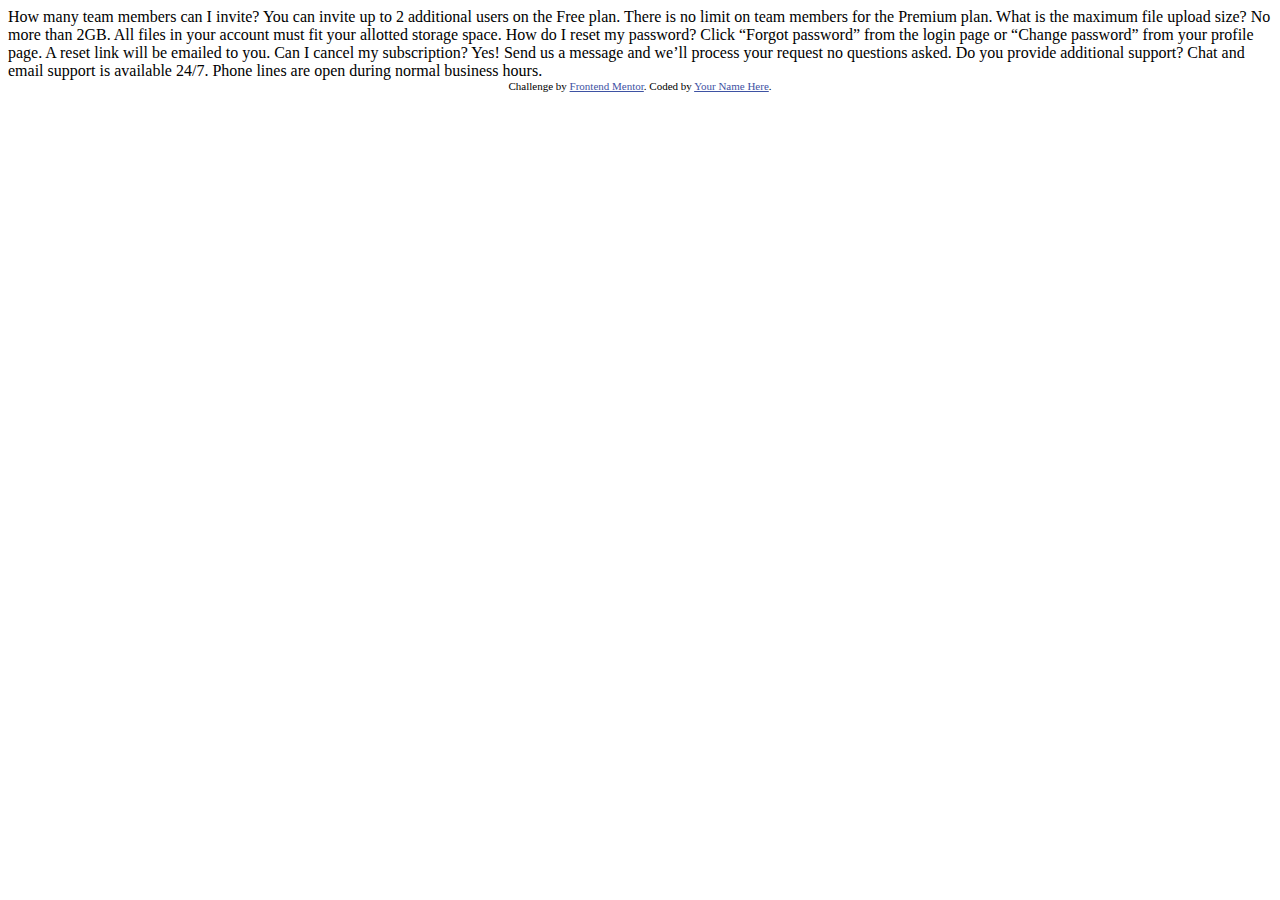
<file: faq-accordion-card-main/index.html>
<!DOCTYPE html>
<html lang="en">
<head>
  <meta charset="UTF-8">
  <meta name="viewport" content="width=device-width, initial-scale=1.0"> <!-- displays site properly based on user's device -->

  <link rel="icon" type="image/png" sizes="32x32" href="./images/favicon-32x32.png">
  
  <title>Frontend Mentor | FAQ Accordion Card</title>

  <!-- Feel free to remove these styles or customise in your own stylesheet 👍 -->
  <style>
    .attribution { font-size: 11px; text-align: center; }
    .attribution a { color: hsl(228, 45%, 44%); }
  </style>
</head>
<body>
  How many team members can I invite?
  You can invite up to 2 additional users on the Free plan. There is no limit on 
  team members for the Premium plan.

  What is the maximum file upload size?
  No more than 2GB. All files in your account must fit your allotted storage space.

  How do I reset my password?
  Click “Forgot password” from the login page or “Change password” from your profile page.
  A reset link will be emailed to you.

  Can I cancel my subscription?
  Yes! Send us a message and we’ll process your request no questions asked.

  Do you provide additional support?
  Chat and email support is available 24/7. Phone lines are open during normal business hours.

  <div class="attribution">
    Challenge by <a href="https://www.frontendmentor.io?ref=challenge" target="_blank">Frontend Mentor</a>. 
    Coded by <a href="#">Your Name Here</a>.
  </div>
</body>
</html>
</file>
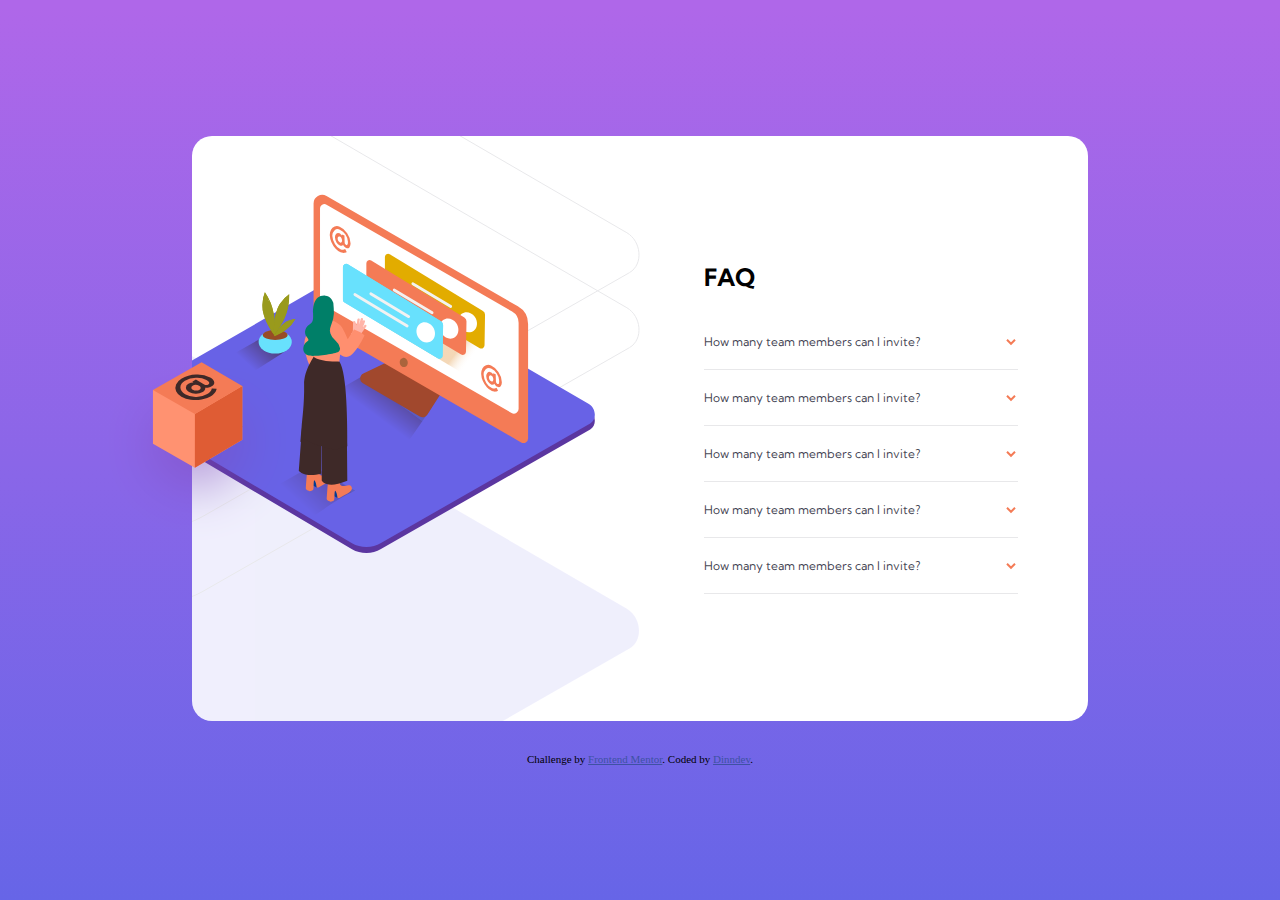
<file: faq-accordion-card-main/src/index.html>
<!DOCTYPE html>
<html lang="en">
<head>
  <meta charset="UTF-8">
  <meta name="viewport" content="width=device-width, initial-scale=1.0"> <!-- displays site properly based on user's device -->

  <link rel="icon" type="image/png" sizes="32x32" href="./images/favicon-32x32.png">
  <link href="https://fonts.googleapis.com/css2?family=Kumbh+Sans:wght@400;700&display=swap" rel="stylesheet">
  <title>Frontend Mentor | FAQ Accordion Card</title>
  <link rel="stylesheet" href="./style.css">
</head>
<body>
  <img class="box" src="../images/illustration-box-desktop.svg" alt="box">
  <div class="container">   
 <div class="images">
  <img class="girl" src="../images/illustration-woman-online-desktop.svg" alt="girl">
 </div>
  <div class="column">
    <h2 class="title">FAQ</h2>
    <a class="accordion">
      <p>
      How many team members can I invite?
      </p>
      <img src="../images/icon-arrow-down.svg">
    </a>
     <div class="panel">
      <h2>You can invite up to 2 additional users on the Free plan. There is no limit on 
        team members for the Premium plan.</h2>
     </div>
     <a class="accordion">
      <p >
      How many team members can I invite?
      </p>
      <img src="../images/icon-arrow-down.svg">
    </a>
     <div class="panel">
      <h2 style="padding: 0 18px">No more than 2GB. All files in your account must fit your allotted storage space.
      </h2>      
     </div>
     <a class="accordion">
      <p>
      How many team members can I invite?
      </p>
      <img src="../images/icon-arrow-down.svg">
    </a>
     <div class="panel">
      <h2>
        Click “Forgot password” from the login page or “Change password” from your profile page.
        A reset link will be emailed to you.</h2>      
     </div>
     <a class="accordion">
      <p>
      How many team members can I invite?
      </p>
      <img src="../images/icon-arrow-down.svg">
    </a>
     <div class="panel">
      <h2>Yes! Send us a message and we’ll process your request no questions asked.
      </h2>      
     </div>
     <a class="accordion">
      <p>
      How many team members can I invite?
      </p>
      <img src="../images/icon-arrow-down.svg">
    </a>
     <div class="panel">
      <h2>Chat and email support is available 24/7. Phone lines are open during normal business hours.</h2>      
     </div>
  </div>
</div>
  <div class="attribution">
    Challenge by <a href="https://www.frontendmentor.io?ref=challenge" target="_blank">Frontend Mentor</a>. 
    Coded by <a href="#">Dinndev</a>.
  </div>
  <script src="./app.js"></script>
</body>
</html>
</file>
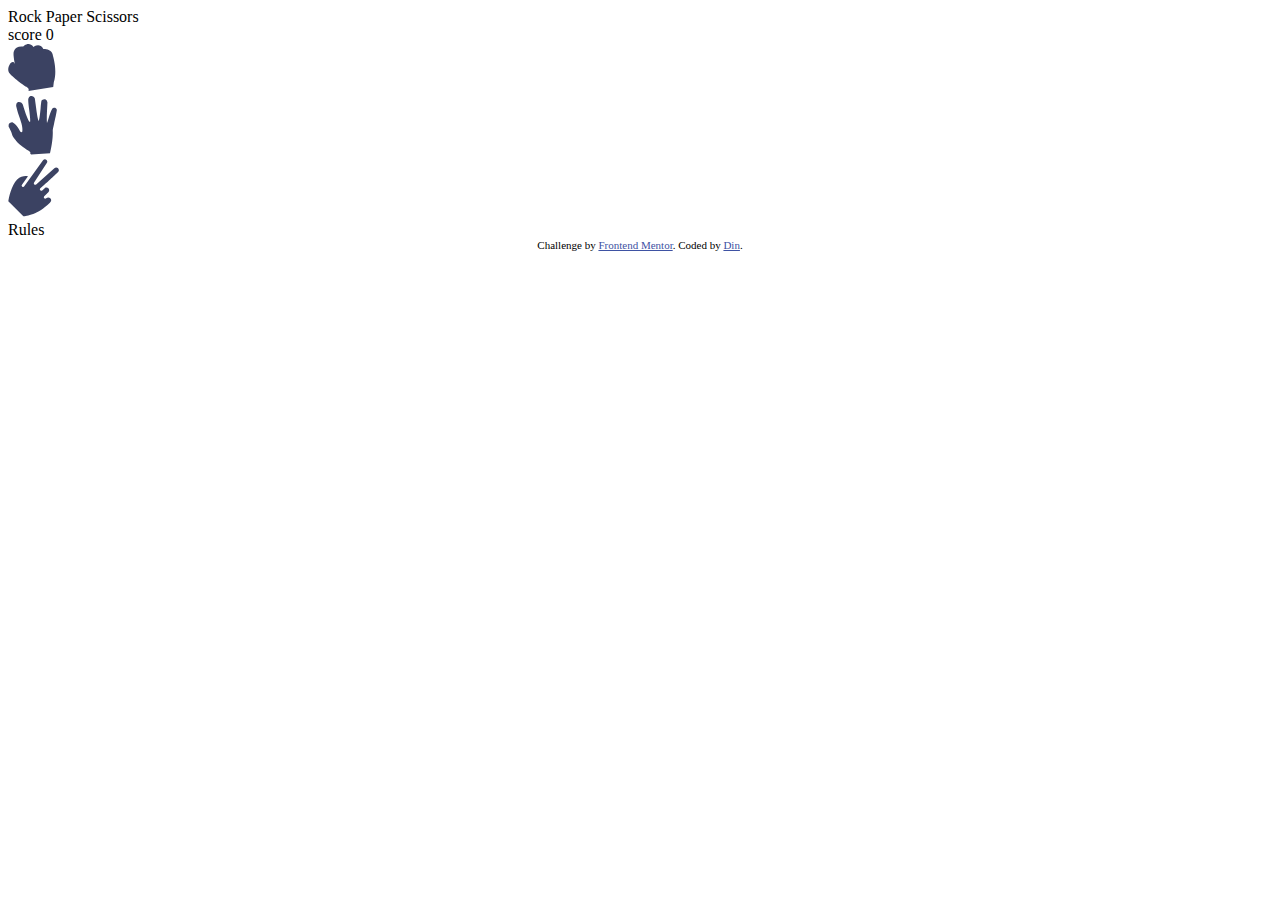
<file: rock-paper-scissors-master/src/index.html>
<!DOCTYPE html>
<html lang="en">
<head>
  <meta charset="UTF-8">
  <meta name="viewport" content="width=device-width, initial-scale=1.0"> <!-- displays site properly based on user's device -->

  <link rel="icon" type="image/png" sizes="32x32" href="../images/favicon-32x32.png">
   <title>Frontend Mentor | Rock, Paper, Scissors</title>
  <style>
    .attribution { font-size: 11px; text-align: center; }
    .attribution a { color: hsl(228, 45%, 44%); }
  </style>
</head>
<body> 
  <header>
  <div class="score-info">
    <div class="title">
      <span>Rock Paper Scissors</span>
    </div>
    <div class="score-board">
       <span>score</span>
       <span>0</span>
    </div>
  </header>
  <main>
    <div class="game">
      <div class="choices">
        <div class="rock">
          <div class="image-border">
            <img src="../images/icon-rock.svg" alt="rock">
          </div>
        </div>
        <div class="paper">
          <div class="image-border">
            <img src="../images/icon-paper.svg" alt="paper">
          </div>
        </div>
        <div class="scissors">
          <div class="image-border">
             <img src="../images/icon-scissors.svg" alt="scissors">
          </div>
        </div>
      </div>
      <div class="rules">
        <span>Rules</span>
      </div>
    </div>
  </main>
  </div>
  
  
  
  <footer class="attribution">
    Challenge by <a href="https://www.frontendmentor.io?ref=challenge" target="_blank">Frontend Mentor</a>. 
    Coded by <a class="god" href="#">Din</a>.
  </footer>
</body>
</html>
</file>
<file: faq-accordion-card-main/src/style.css>
*{
    box-sizing: border-box;
    margin: 0;
    padding: 0;
}

body {
    display: flex;
    justify-content: center;
    align-items: center;
    flex-direction: column;
}


.panel h2 { 
  font-family: 'Kumbh Sans', sans-serif;
  font-size: 12px;
  color: rgba(29, 30, 53, 0.80);
  text-align: left;
  line-height: 20px;
}

.panel {
    padding: 0 18px;
    transition: all 0.3s;
    max-height: 0;
    overflow: hidden;
    transition: max-height 0.3s ease-out;
}

body {
    background: linear-gradient(180deg, #AF67E9 0.82%, #6565E7 102.21%);
    background-repeat:no-repeat ;
    height: 100vh;
}
.attribution { font-size: 11px; text-align: center; margin-top: 2rem;}
.attribution a { color: hsl(228, 45%, 44%); }
.accordion {
    background-color: white;
    border: none;
    padding: 20px 0px;
    color: rgba(29, 30, 53, 0.85);
    font-family: 'Kumbh Sans', sans-serif;
    cursor: pointer;
    transition: all 0.2s;
    outline: none; 
    font-size: 12px;
    font-weight: normal;
    width: 70%;
    border-bottom: rgba(29, 30, 53, 0.10) 1px solid ;
    text-align: left;
    margin-left: 4rem;

} 
.accordion p{
    display: inline-block;
    margin-right: 5.2rem;
}

.title {
    margin: 0 0 1.4rem 4rem;
    font-family: 'Kumbh Sans', sans-serif;
}
.active, .accordion:hover {
    color: rgba(244, 124, 87, 1)
}


.column { 
    display: flex;
    flex-direction: column;
    width: 50%;
    height: 100%;
    align-items: flex-start;
    justify-content: center;

}

.container {
    display: flex;
    background-color: white;
    width: 70%;
    height: 65%;
    border-radius: 20px;
    justify-content: flex-end;
    position: relative;
    overflow: hidden;
    
}

.images {
    width: 50%;
    height: 100%;
    background-image: url(../images/bg-pattern-desktop.svg);
    background-position: right;
    background-repeat: no-repeat;
    background-size: auto;
}
.box  {
    position: absolute;
    left: 8%;
    top: 40%;
    z-index: 100;

}
.girl {
    position: absolute;
    right: 55%;
    top: 10%;

}
</file>
